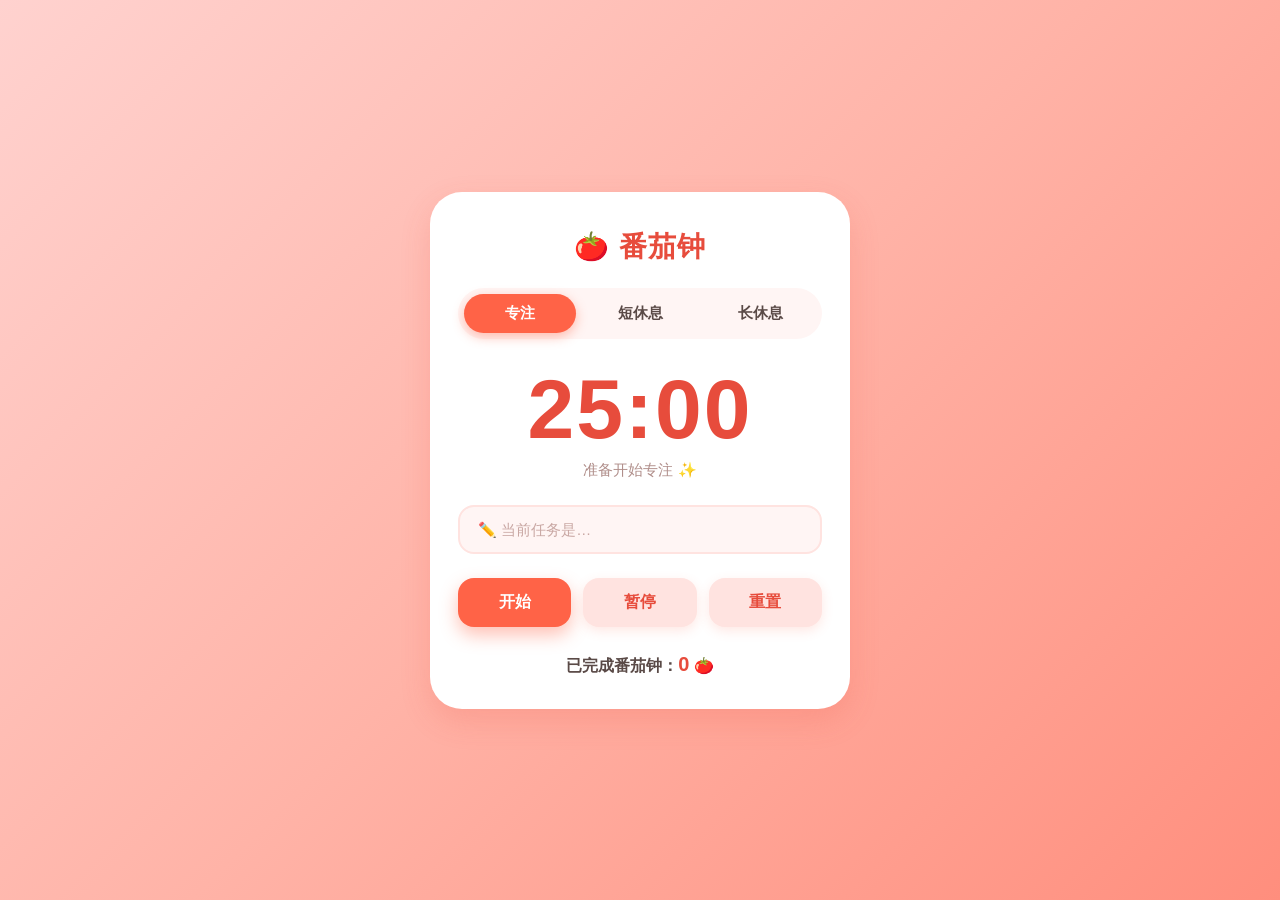
<file: index.html>
<!DOCTYPE html>
<html lang="zh-CN">
<head>
  <meta charset="UTF-8">
  <meta name="viewport" content="width=device-width, initial-scale=1.0">
  <title>🍅 番茄钟 Pomodoro</title>
  <link rel="stylesheet" href="style.css">
</head>
<body>
  <main class="card">
    <h1 class="title">🍅 番茄钟</h1>

    <!-- 模式切换 -->
    <div class="modes">
      <button class="mode-btn active" data-mode="focus">专注</button>
      <button class="mode-btn" data-mode="short">短休息</button>
      <button class="mode-btn" data-mode="long">长休息</button>
    </div>

    <!-- 倒计时显示 -->
    <div class="timer" id="timer">25:00</div>
    <p class="status" id="status">准备开始专注 ✨</p>

    <!-- 任务输入框 -->
    <input
      type="text"
      id="task"
      class="task-input"
      placeholder="✏️ 当前任务是…"
      maxlength="40"
    >

    <!-- 控制按钮 -->
    <div class="controls">
      <button class="btn btn-primary" id="startBtn">开始</button>
      <button class="btn btn-ghost" id="pauseBtn">暂停</button>
      <button class="btn btn-ghost" id="resetBtn">重置</button>
    </div>

    <!-- 已完成番茄钟统计 -->
    <div class="count">
      已完成番茄钟：<span id="count">0</span> 🍅
    </div>
  </main>

  <script src="script.js"></script>
</body>
</html>
</file>
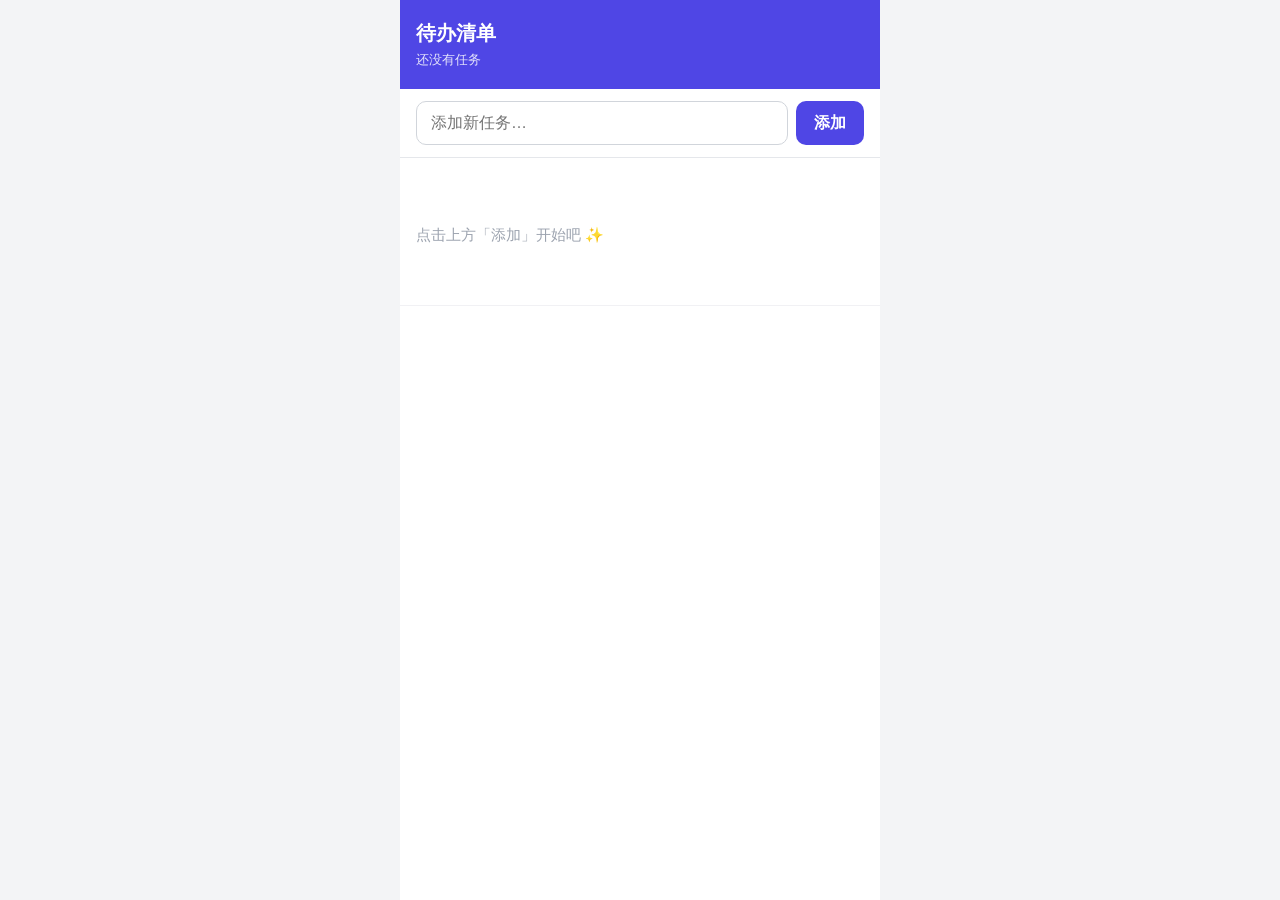
<file: todo.html>
<!DOCTYPE html>
<html lang="zh-CN">
<head>
<meta charset="UTF-8">
<meta name="viewport" content="width=device-width, initial-scale=1.0, maximum-scale=1.0, user-scalable=no">
<meta name="theme-color" content="#4f46e5">
<title>待办清单</title>
<style>
  * { margin: 0; padding: 0; box-sizing: border-box; -webkit-tap-highlight-color: transparent; }
  body {
    font-family: -apple-system, BlinkMacSystemFont, "Segoe UI", "PingFang SC", "Microsoft YaHei", sans-serif;
    background: #f3f4f6;
    color: #1f2937;
    min-height: 100vh;
    display: flex;
    justify-content: center;
    
  }
  .app {
    width: 100%;
    max-width: 480px;
    background: #fff;
    min-height: 100vh;
    display: flex;
    flex-direction: column;
  }
  header {
    background: #4f46e5;
    color: #fff;
    padding: 20px 16px;
    position: sticky;
    top: 0;
    z-index: 10;
  }
  header h1 { font-size: 20px; font-weight: 600; }
  header .count { font-size: 13px; opacity: 0.85; margin-top: 4px; }
  .input-bar {
    display: flex;
    gap: 8px;
    padding: 12px 16px;
    border-bottom: 1px solid #e5e7eb;
    position: sticky;
    top: 78px;
    background: #fff;
    z-index: 9;
  }
  .input-bar input {
    flex: 1;
    border: 1px solid #d1d5db;
    border-radius: 10px;
    padding: 12px 14px;
    font-size: 16px;
    outline: none;
  }
  .input-bar input:focus { border-color: #4f46e5; }
  .input-bar button {
    border: none;
    background: #4f46e5;
    color: #fff;
    border-radius: 10px;
    padding: 0 18px;
    font-size: 16px;
    font-weight: 600;
    cursor: pointer;
  }
  .input-bar button:active { background: #4338ca; }
  ul { list-style: none; flex: 1; padding: 8px 0 24px; }
  li {
    display: flex;
    align-items: center;
    gap: 12px;
    padding: 14px 16px;
    border-bottom: 1px solid #f1f1f4;
  }
  .check {
    width: 24px;
    height: 24px;
    border-radius: 50%;
    border: 2px solid #cbd5e1;
    flex-shrink: 0;
    display: flex;
    align-items: center;
    justify-content: center;
    cursor: pointer;
    transition: all 0.15s;
  }
  li.done .check { background: #4f46e5; border-color: #4f46e5; }
  .check svg { width: 14px; height: 14px; stroke: #fff; opacity: 0; }
  li.done .check svg { opacity: 1; }
  .text { flex: 1; font-size: 16px; word-break: break-word; }
  li.done .text { text-decoration: line-through; color: #9ca3af; }
  .del {
    border: none;
    background: none;
    color: #d1d5db;
    font-size: 22px;
    cursor: pointer;
    padding: 4px 6px;
    line-height: 1;
  }
  .del:active { color: #ef4444; }
  .empty {
    text-align: center;
    color: #9ca3af;
    padding: 60px 16px;
    font-size: 15px;
  }
</style>
</head>
<body>
  <div class="app">
    <header>
      <h1>待办清单</h1>
      <div class="count" id="count">还没有任务</div>
    </header>
    <div class="input-bar">
      <input id="input" type="text" placeholder="添加新任务…" autocomplete="off">
      <button id="add">添加</button>
    </div>
    <ul id="list"></ul>
  </div>

<script>
  const KEY = 'todo.items';
  const listEl = document.getElementById('list');
  const inputEl = document.getElementById('input');
  const countEl = document.getElementById('count');

  let items = JSON.parse(localStorage.getItem(KEY) || '[]');

  function save() {
    localStorage.setItem(KEY, JSON.stringify(items));
  }

  function render() {
    listEl.innerHTML = '';
    if (items.length === 0) {
      const li = document.createElement('li');
      li.className = 'empty';
      li.textContent = '点击上方「添加」开始吧 ✨';
      listEl.appendChild(li);
    } else {
      items.forEach((item, i) => {
        const li = document.createElement('li');
        if (item.done) li.classList.add('done');
        li.innerHTML = `
          <span class="check">
            <svg viewBox="0 0 24 24" fill="none" stroke-width="3" stroke-linecap="round" stroke-linejoin="round"><polyline points="20 6 9 17 4 12"></polyline></svg>
          </span>
          <span class="text"></span>
          <button class="del" aria-label="删除">×</button>`;
        li.querySelector('.text').textContent = item.text;
        li.querySelector('.check').onclick = () => toggle(i);
        li.querySelector('.del').onclick = () => remove(i);
        listEl.appendChild(li);
      });
    }
    const left = items.filter(t => !t.done).length;
    countEl.textContent = items.length ? `${left} 个未完成 / 共 ${items.length} 个` : '还没有任务';
  }

  function add() {
    const text = inputEl.value.trim();
    if (!text) return;
    items.unshift({ text, done: false });
    inputEl.value = '';
    save(); render();
  }

  function toggle(i) { items[i].done = !items[i].done; save(); render(); }
  function remove(i) { items.splice(i, 1); save(); render(); }

  document.getElementById('add').onclick = add;
  inputEl.addEventListener('keydown', e => { if (e.key === 'Enter') add(); });

  render();
</script>
</body>
</html>
</file>
<file: style.css>
/* ===== 基础重置 ===== */
* {
  margin: 0;
  padding: 0;
  box-sizing: border-box;
}

:root {
  --tomato: #ff6347;
  --tomato-dark: #e74c3c;
  --pink: #ffe3e0;
  --pink-soft: #fff5f4;
  --text: #5a4a47;
  --shadow: 0 12px 30px rgba(231, 76, 60, 0.18);
}

body {
  font-family: "PingFang SC", "Microsoft YaHei", -apple-system, BlinkMacSystemFont, "Segoe UI", sans-serif;
  min-height: 100vh;
  display: flex;
  align-items: center;
  justify-content: center;
  padding: 20px;
  /* 渐变背景 */
  background: linear-gradient(135deg, #ffd2cf 0%, #ffb3a7 50%, #ff8e7d 100%);
  color: var(--text);
}

/* ===== 卡片布局 ===== */
.card {
  width: 100%;
  max-width: 420px;
  background: #fff;
  border-radius: 32px;
  padding: 36px 28px 32px;
  text-align: center;
  box-shadow: var(--shadow);
  animation: pop 0.5s ease;
}

@keyframes pop {
  from { transform: scale(0.92); opacity: 0; }
  to   { transform: scale(1); opacity: 1; }
}

.title {
  font-size: 28px;
  color: var(--tomato-dark);
  margin-bottom: 22px;
  letter-spacing: 1px;
}

/* ===== 模式切换 ===== */
.modes {
  display: flex;
  gap: 8px;
  background: var(--pink-soft);
  padding: 6px;
  border-radius: 999px;
  margin-bottom: 28px;
}

.mode-btn {
  flex: 1;
  border: none;
  background: transparent;
  padding: 10px 0;
  border-radius: 999px;
  font-size: 15px;
  color: var(--text);
  cursor: pointer;
  transition: all 0.25s ease;
  font-weight: 600;
}

.mode-btn:hover {
  background: var(--pink);
}

.mode-btn.active {
  background: var(--tomato);
  color: #fff;
  box-shadow: 0 4px 12px rgba(255, 99, 71, 0.4);
}

/* ===== 倒计时 ===== */
.timer {
  font-size: 84px;
  font-weight: 800;
  color: var(--tomato-dark);
  line-height: 1;
  margin: 10px 0;
  font-variant-numeric: tabular-nums;
  letter-spacing: 2px;
}

.status {
  font-size: 15px;
  color: #b08e8a;
  margin-bottom: 24px;
  min-height: 20px;
}

/* ===== 任务输入框 ===== */
.task-input {
  width: 100%;
  padding: 14px 18px;
  border: 2px solid var(--pink);
  border-radius: 16px;
  font-size: 15px;
  color: var(--text);
  outline: none;
  margin-bottom: 24px;
  transition: border-color 0.25s ease;
  background: var(--pink-soft);
}

.task-input:focus {
  border-color: var(--tomato);
  background: #fff;
}

.task-input::placeholder {
  color: #c9a7a3;
}

/* ===== 控制按钮 ===== */
.controls {
  display: flex;
  gap: 12px;
  margin-bottom: 26px;
}

.btn {
  flex: 1;
  border: none;
  padding: 14px 0;
  border-radius: 16px;
  font-size: 16px;
  font-weight: 700;
  cursor: pointer;
  transition: transform 0.15s ease, box-shadow 0.25s ease, background 0.25s ease;
}

.btn:active {
  transform: scale(0.95);
}

.btn-primary {
  background: var(--tomato);
  color: #fff;
  box-shadow: 0 8px 18px rgba(255, 99, 71, 0.4);
}

.btn-primary:hover {
  background: var(--tomato-dark);
  box-shadow: 0 10px 22px rgba(231, 76, 60, 0.5);
  transform: translateY(-2px);
}

.btn-ghost {
  background: var(--pink);
  color: var(--tomato-dark);
  box-shadow: 0 4px 12px rgba(255, 99, 71, 0.15);
}

.btn-ghost:hover {
  background: #ffd2cf;
  transform: translateY(-2px);
}

/* ===== 统计 ===== */
.count {
  font-size: 16px;
  font-weight: 600;
  color: var(--text);
}

.count span {
  color: var(--tomato-dark);
  font-size: 20px;
  font-weight: 800;
}

/* ===== 移动端适配 ===== */
@media (max-width: 420px) {
  .card { padding: 28px 20px; }
  .timer { font-size: 68px; }
  .title { font-size: 24px; }
}
</file>
